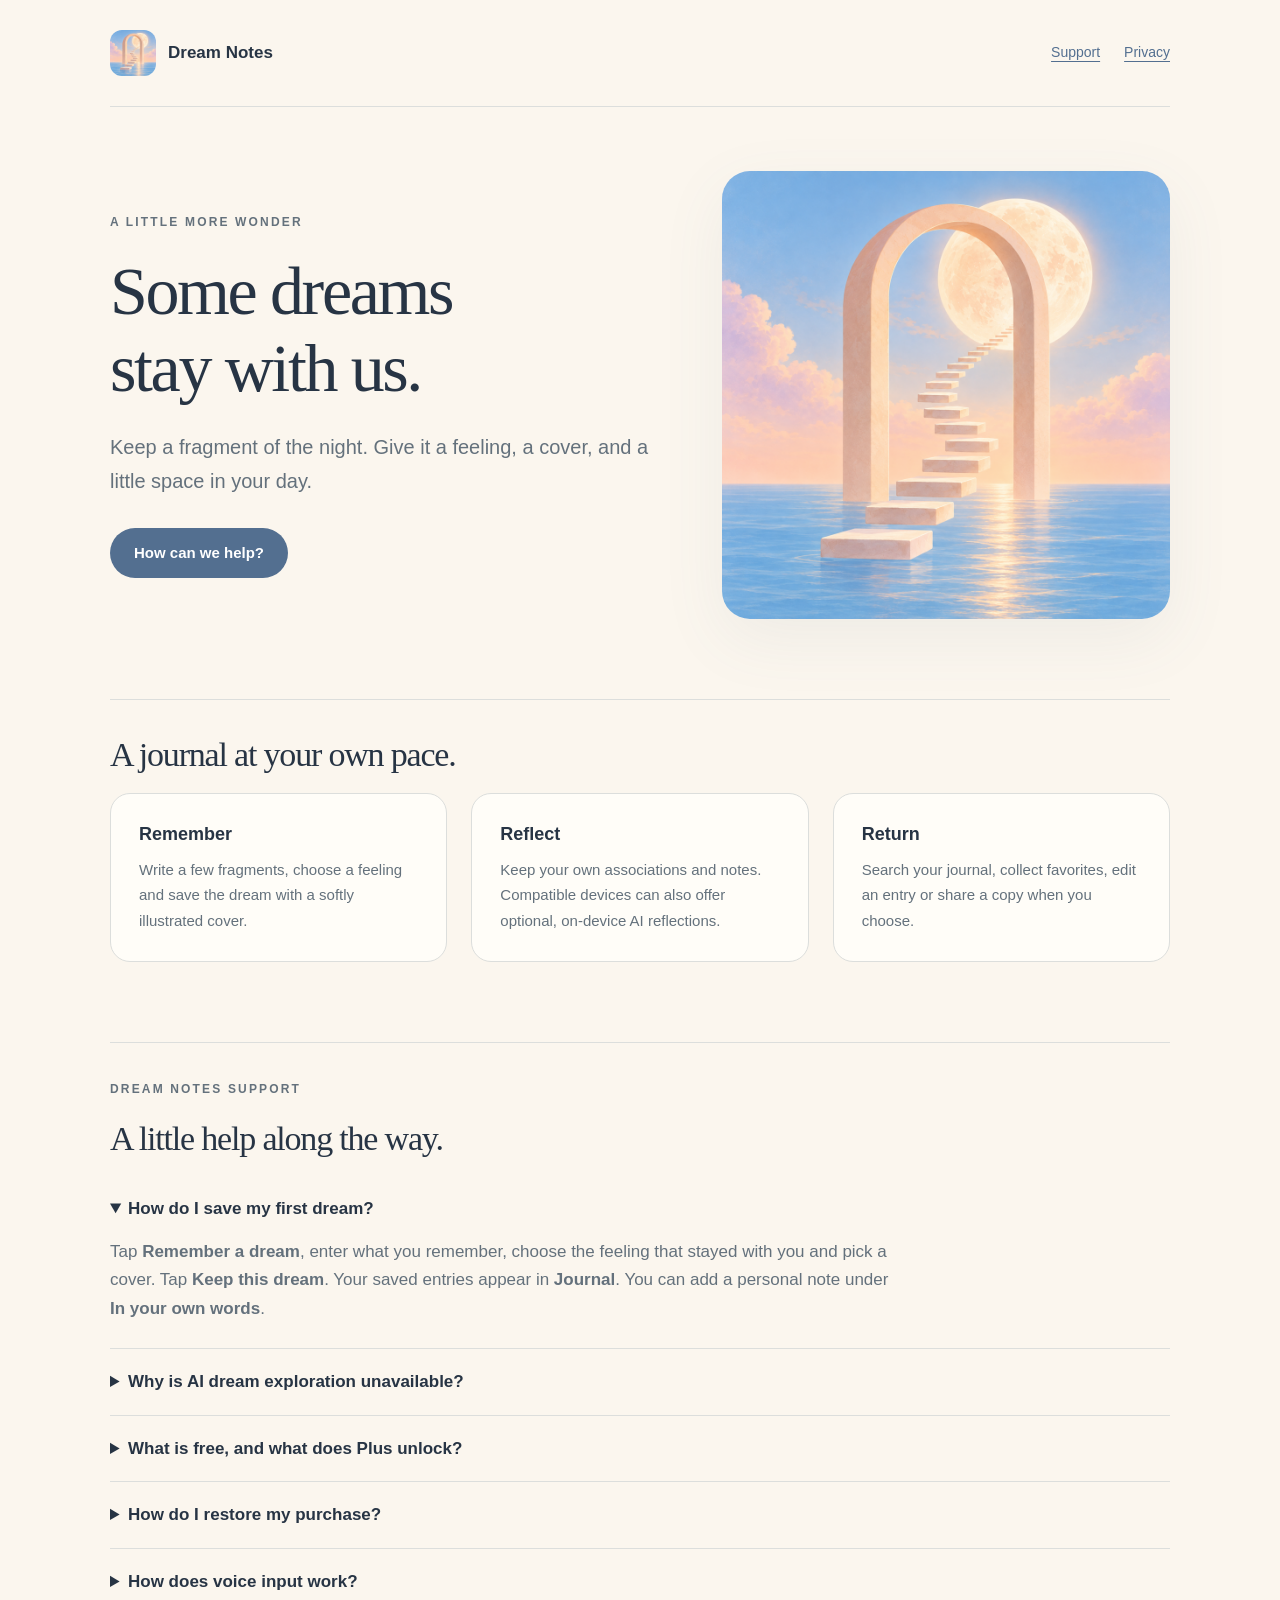
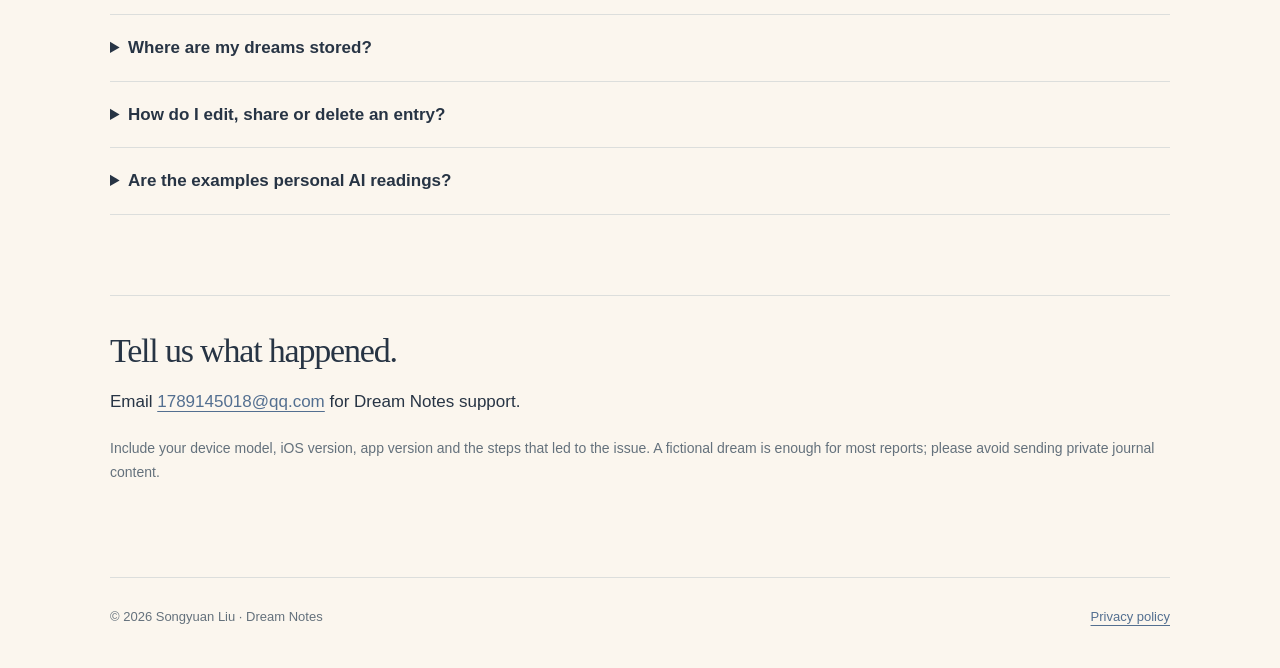
<file: index.html>
<!doctype html>
<html lang="en">
<head><meta charset="utf-8"><meta name="viewport" content="width=device-width,initial-scale=1"><title>Dream Notes — Support</title><meta name="description" content="Support for Dream Notes, a quiet dream journal with optional on-device reflection."><link rel="icon" href="icon.png"><link rel="stylesheet" href="styles.css"></head>
<body>
<header><a class="brand" href="./"><img src="icon.png" width="46" height="46" alt="">Dream Notes</a><nav aria-label="Main"><a href="#support">Support</a><a href="privacy.html">Privacy</a></nav></header>
<main>
<section class="hero"><div><p class="eyebrow">A little more wonder</p><h1>Some dreams<br>stay with us.</h1><p class="lead">Keep a fragment of the night. Give it a feeling, a cover, and a little space in your day.</p><a class="pill" href="#support">How can we help?</a></div><img class="art" src="icon.png" alt="A peach archway and floating stairs above a blue sea, leading toward a warm moon." width="1024" height="1024"></section>
<section class="section" aria-labelledby="experience"><h2 id="experience">A journal at your own pace.</h2><div class="grid"><article class="card"><h3>Remember</h3><p>Write a few fragments, choose a feeling and save the dream with a softly illustrated cover.</p></article><article class="card"><h3>Reflect</h3><p>Keep your own associations and notes. Compatible devices can also offer optional, on-device AI reflections.</p></article><article class="card"><h3>Return</h3><p>Search your journal, collect favorites, edit an entry or share a copy when you choose.</p></article></div></section>
<section id="support" class="section" aria-labelledby="help"><p class="eyebrow">Dream Notes support</p><h2 id="help">A little help along the way.</h2>
<details open><summary>How do I save my first dream?</summary><p>Tap <strong>Remember a dream</strong>, enter what you remember, choose the feeling that stayed with you and pick a cover. Tap <strong>Keep this dream</strong>. Your saved entries appear in <strong>Journal</strong>. You can add a personal note under <strong>In your own words</strong>.</p></details>
<details><summary>Why is AI dream exploration unavailable?</summary><p>Optional AI reflection uses Apple's on-device model. It requires iOS 26 or later, a compatible device, Apple Intelligence enabled and the model available. Availability can also depend on system settings, language and region. Open <strong>You</strong> and tap <strong>Refresh availability</strong> for the app's current explanation. Writing, saving, searching and editing dreams remain available on iOS 17 or later. Version 1.0 does not connect to a cloud AI service.</p></details>
<details><summary>What is free, and what does Plus unlock?</summary><p>Recording dreams, personal notes, search, favorites, sharing, deletion and reading saved reflections stay free. Build 2 includes three complimentary successful on-device AI explorations, with no payment details or automatic renewal. Failed or cancelled explorations do not count. Dream Notes Plus is an optional one-time purchase for more on-device explorations. The app displays your App Store price before purchase. Plus does not include cloud services or custom image generation.</p></details>
<details><summary>How do I restore my purchase?</summary><p>Open <strong>You &gt; Explore Dream Notes Plus</strong> (or <strong>View Plus &amp; restore purchases</strong>) and tap <strong>Restore purchases</strong>, using the Apple Account that bought Plus. Apple Intelligence must be supported, enabled and ready to generate reflections. Your journal is stored separately on each device; restoring Plus does not restore dream entries. For payment or refund requests, use <a href="https://reportaproblem.apple.com/">Apple purchase support</a>.</p></details>
<details><summary>How does voice input work?</summary><p>Tap <strong>Speak your dream</strong> to start optional English dictation. The app asks for microphone and speech-recognition permission and requires on-device recognition. If permission is denied or on-device recognition is unavailable, continue typing. You can edit the transcript before saving. Dream Notes does not retain the recording.</p></details>
<details><summary>Where are my dreams stored?</summary><p>Dreams, drafts, reflections and notes are stored in the app's private storage on your device. There is no Dream Notes account or journal-sync service in version 1.0. iOS device backups may include your journal according to your system settings. Read the <a href="privacy.html">privacy policy</a> for details.</p></details>
<details><summary>How do I edit, share or delete an entry?</summary><p>Open a saved dream and use its <strong>Dream actions</strong> menu. Sharing opens the system share sheet, where you choose a destination. To remove the entire journal and unfinished draft, open <strong>You</strong> and choose <strong>Delete all dreams and drafts</strong>. Confirming deletion removes those records from the app and cannot be undone there.</p></details>
<details><summary>Are the examples personal AI readings?</summary><p>No. The three labeled fictional examples show how the experience works. They are separate from your journal and are not live AI results. Optional generated reflections are possibilities and questions, not predictions, diagnoses or verified facts about you.</p></details>
</section>
<section class="section" aria-labelledby="contact"><h2 id="contact">Tell us what happened.</h2><p>Email <a href="mailto:1789145018@qq.com?subject=Dream%20Notes%20support">1789145018@qq.com</a> for Dream Notes support.</p><p class="note">Include your device model, iOS version, app version and the steps that led to the issue. A fictional dream is enough for most reports; please avoid sending private journal content.</p></section>
</main><footer><span>© 2026 Songyuan Liu · Dream Notes</span><a href="privacy.html">Privacy policy</a></footer>
</body></html>
</file>
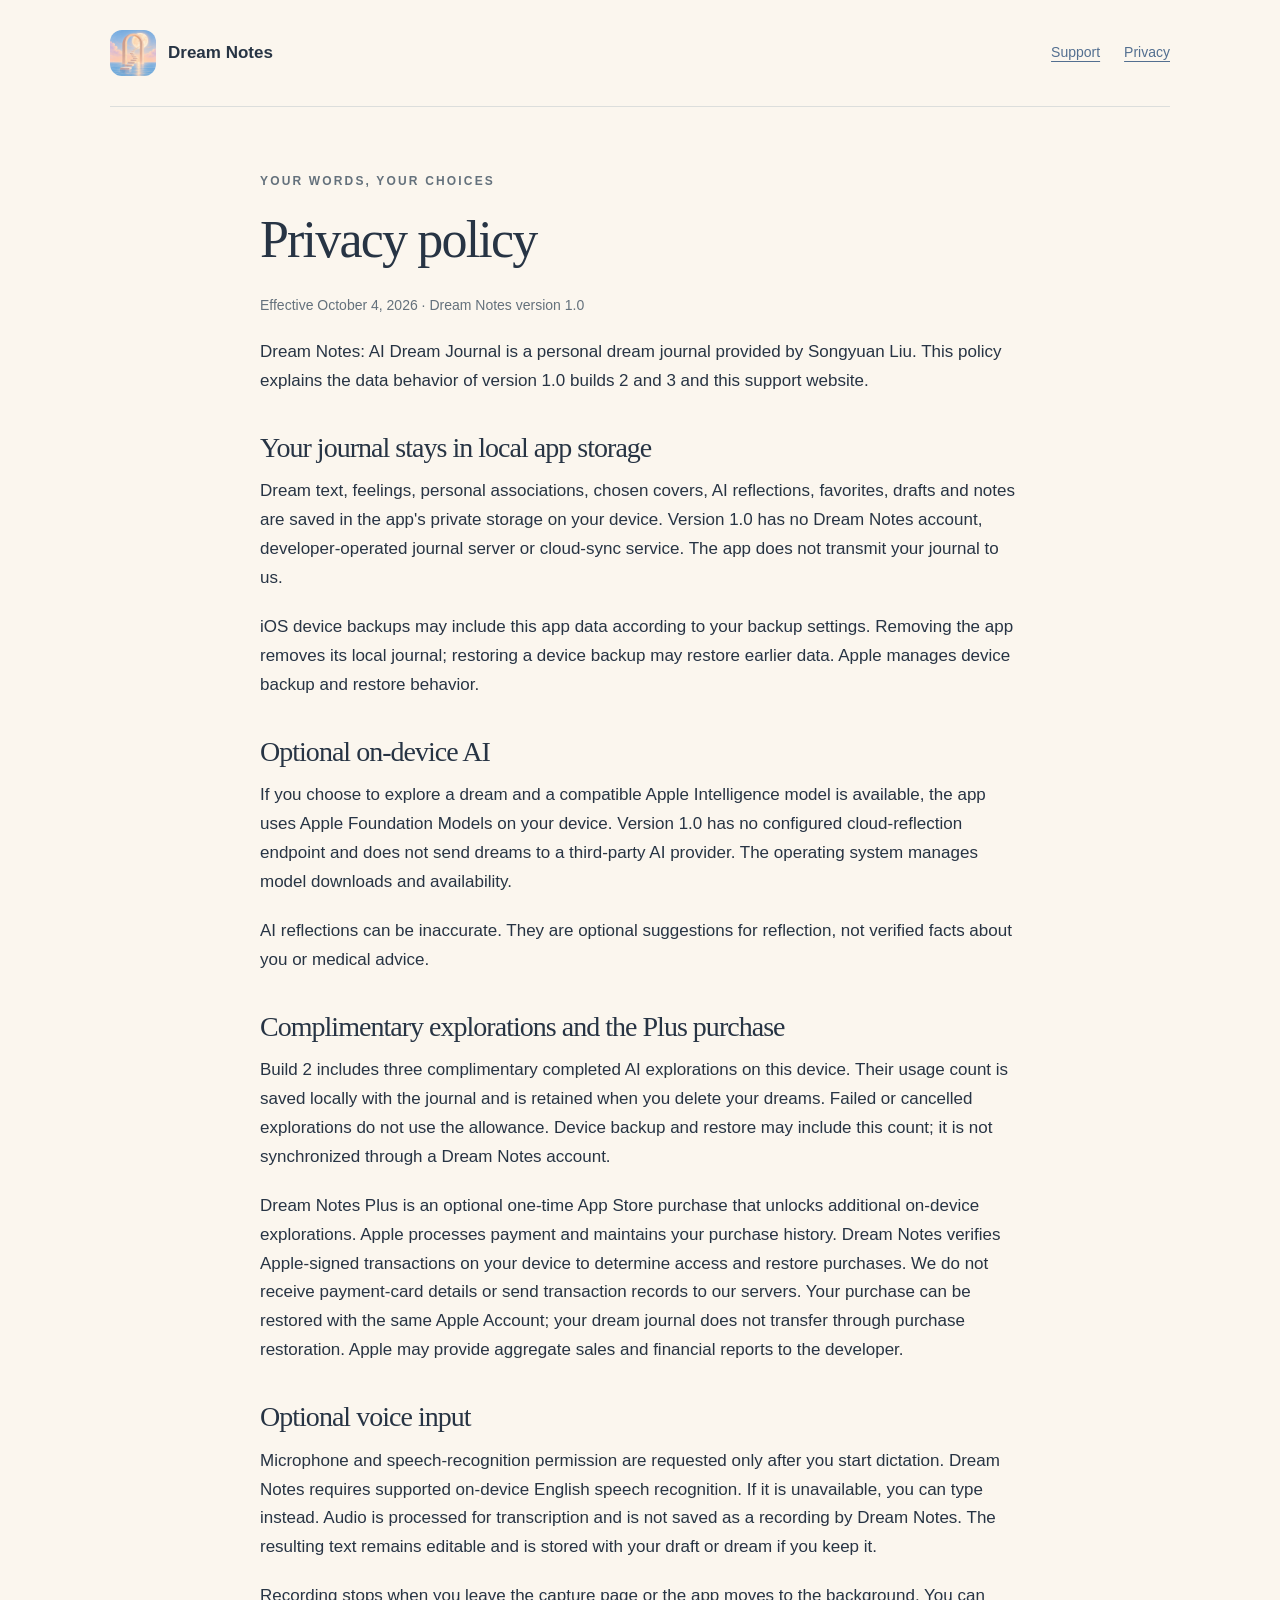
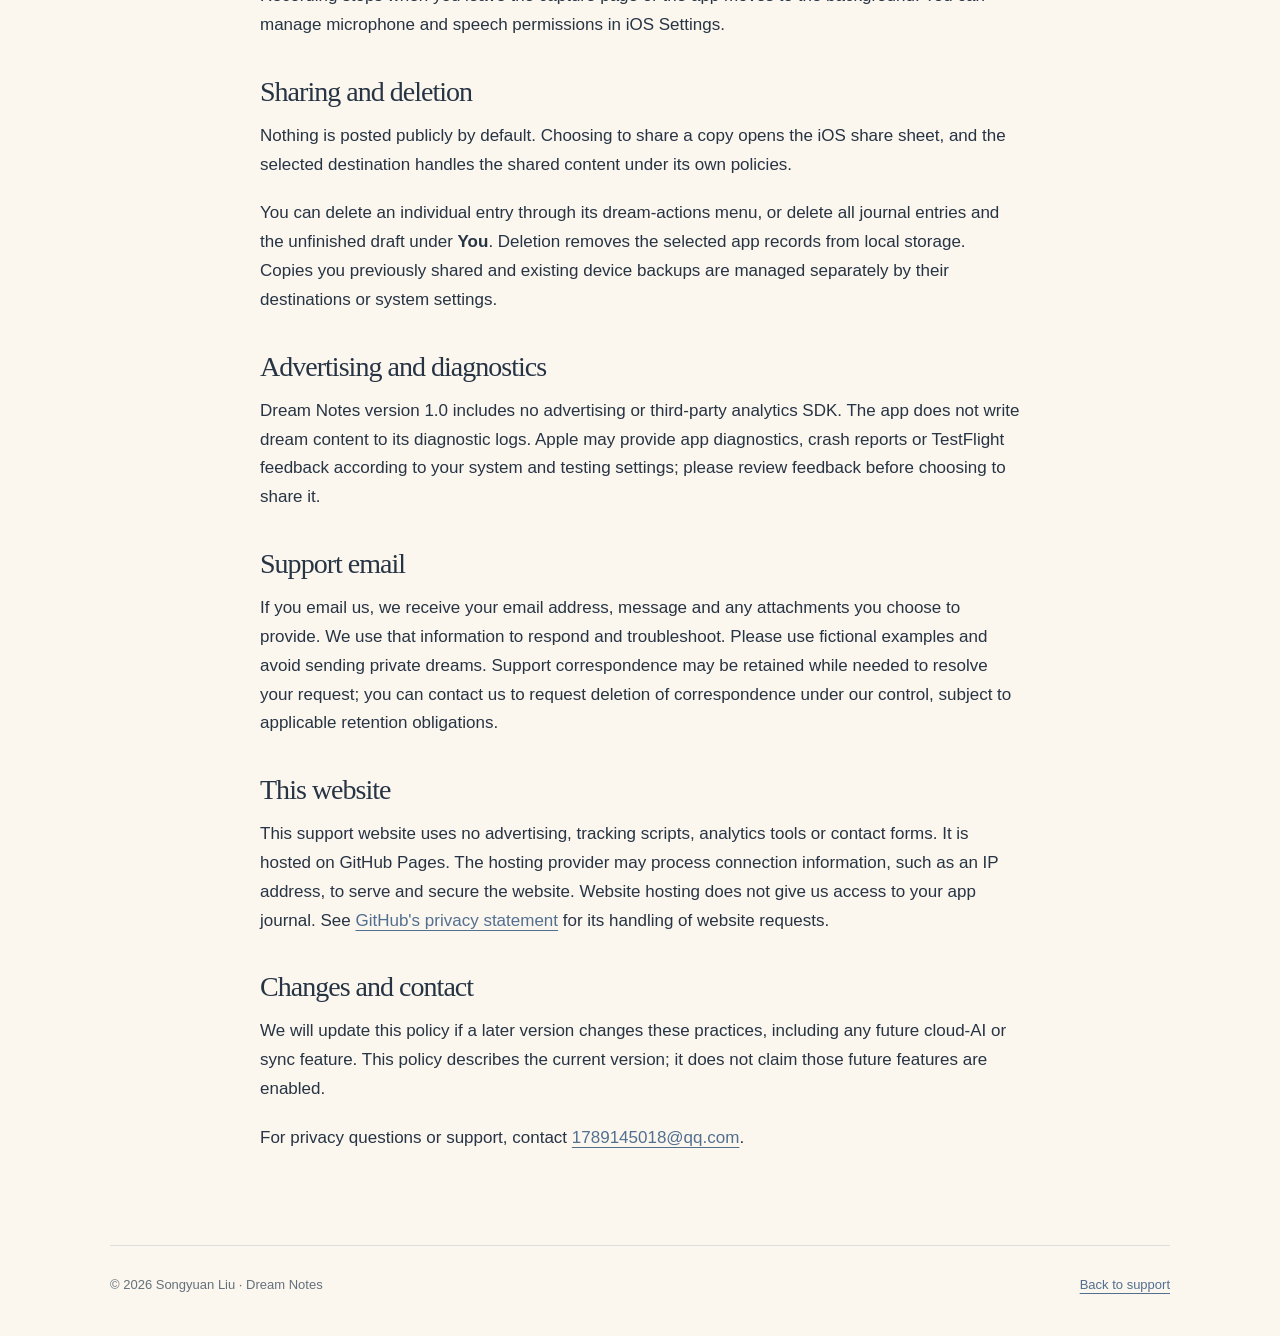
<file: privacy.html>
<!doctype html>
<html lang="en">
<head><meta charset="utf-8"><meta name="viewport" content="width=device-width,initial-scale=1"><title>Dream Notes — Privacy Policy</title><meta name="description" content="How Dream Notes version 1.0 handles your journal, optional on-device AI, dictation and support requests."><link rel="icon" href="icon.png"><link rel="stylesheet" href="styles.css"></head>
<body><header><a class="brand" href="./"><img src="icon.png" width="46" height="46" alt="">Dream Notes</a><nav aria-label="Main"><a href="./#support">Support</a><a href="privacy.html" aria-current="page">Privacy</a></nav></header>
<main class="reading"><p class="eyebrow">Your words, your choices</p><h1>Privacy policy</h1><p class="note">Effective October 4, 2026 · Dream Notes version 1.0</p>
<p>Dream Notes: AI Dream Journal is a personal dream journal provided by Songyuan Liu. This policy explains the data behavior of version 1.0 builds 2 and 3 and this support website.</p>
<h2>Your journal stays in local app storage</h2><p>Dream text, feelings, personal associations, chosen covers, AI reflections, favorites, drafts and notes are saved in the app's private storage on your device. Version 1.0 has no Dream Notes account, developer-operated journal server or cloud-sync service. The app does not transmit your journal to us.</p><p>iOS device backups may include this app data according to your backup settings. Removing the app removes its local journal; restoring a device backup may restore earlier data. Apple manages device backup and restore behavior.</p>
<h2>Optional on-device AI</h2><p>If you choose to explore a dream and a compatible Apple Intelligence model is available, the app uses Apple Foundation Models on your device. Version 1.0 has no configured cloud-reflection endpoint and does not send dreams to a third-party AI provider. The operating system manages model downloads and availability.</p><p>AI reflections can be inaccurate. They are optional suggestions for reflection, not verified facts about you or medical advice.</p>
<h2>Complimentary explorations and the Plus purchase</h2><p>Build 2 includes three complimentary completed AI explorations on this device. Their usage count is saved locally with the journal and is retained when you delete your dreams. Failed or cancelled explorations do not use the allowance. Device backup and restore may include this count; it is not synchronized through a Dream Notes account.</p><p>Dream Notes Plus is an optional one-time App Store purchase that unlocks additional on-device explorations. Apple processes payment and maintains your purchase history. Dream Notes verifies Apple-signed transactions on your device to determine access and restore purchases. We do not receive payment-card details or send transaction records to our servers. Your purchase can be restored with the same Apple Account; your dream journal does not transfer through purchase restoration. Apple may provide aggregate sales and financial reports to the developer.</p>
<h2>Optional voice input</h2><p>Microphone and speech-recognition permission are requested only after you start dictation. Dream Notes requires supported on-device English speech recognition. If it is unavailable, you can type instead. Audio is processed for transcription and is not saved as a recording by Dream Notes. The resulting text remains editable and is stored with your draft or dream if you keep it.</p><p>Recording stops when you leave the capture page or the app moves to the background. You can manage microphone and speech permissions in iOS Settings.</p>
<h2>Sharing and deletion</h2><p>Nothing is posted publicly by default. Choosing to share a copy opens the iOS share sheet, and the selected destination handles the shared content under its own policies.</p><p>You can delete an individual entry through its dream-actions menu, or delete all journal entries and the unfinished draft under <strong>You</strong>. Deletion removes the selected app records from local storage. Copies you previously shared and existing device backups are managed separately by their destinations or system settings.</p>
<h2>Advertising and diagnostics</h2><p>Dream Notes version 1.0 includes no advertising or third-party analytics SDK. The app does not write dream content to its diagnostic logs. Apple may provide app diagnostics, crash reports or TestFlight feedback according to your system and testing settings; please review feedback before choosing to share it.</p>
<h2>Support email</h2><p>If you email us, we receive your email address, message and any attachments you choose to provide. We use that information to respond and troubleshoot. Please use fictional examples and avoid sending private dreams. Support correspondence may be retained while needed to resolve your request; you can contact us to request deletion of correspondence under our control, subject to applicable retention obligations.</p>
<h2>This website</h2><p>This support website uses no advertising, tracking scripts, analytics tools or contact forms. It is hosted on GitHub Pages. The hosting provider may process connection information, such as an IP address, to serve and secure the website. Website hosting does not give us access to your app journal. See <a href="https://docs.github.com/en/site-policy/privacy-policies/github-general-privacy-statement">GitHub's privacy statement</a> for its handling of website requests.</p>
<h2>Changes and contact</h2><p>We will update this policy if a later version changes these practices, including any future cloud-AI or sync feature. This policy describes the current version; it does not claim those future features are enabled.</p><p>For privacy questions or support, contact <a href="mailto:1789145018@qq.com?subject=Dream%20Notes%20privacy">1789145018@qq.com</a>.</p>
</main><footer><span>© 2026 Songyuan Liu · Dream Notes</span><a href="./">Back to support</a></footer></body></html>
</file>
<file: styles.css>
:root{color-scheme:light;--paper:#fbf6ee;--ink:#273444;--muted:#64717c;--blue:#536f90;--line:#dcdedc;--card:#fffdf8}*{box-sizing:border-box}body{margin:0;background:var(--paper);color:var(--ink);font:17px/1.7 -apple-system,BlinkMacSystemFont,"Segoe UI",sans-serif}a{color:var(--blue);text-underline-offset:4px}a:hover{text-decoration-thickness:2px}a:focus-visible,summary:focus-visible{outline:3px solid #d79770;outline-offset:5px;border-radius:3px}header,main,footer{width:min(1060px,calc(100% - 48px));margin:auto}header{display:flex;align-items:center;justify-content:space-between;gap:24px;padding:30px 0;border-bottom:1px solid var(--line)}.brand{display:flex;align-items:center;gap:12px;color:var(--ink);font-weight:650;text-decoration:none}.brand img{width:46px;height:46px;border-radius:12px}nav{display:flex;gap:24px;font-size:14px}main{padding:64px 0 72px}.hero{display:grid;grid-template-columns:1.1fr .9fr;gap:64px;align-items:center}.eyebrow{font-size:12px;font-weight:650;letter-spacing:.18em;text-transform:uppercase;color:var(--muted)}h1,h2{font-family:Georgia,"Times New Roman",serif;font-weight:400;letter-spacing:-.035em;line-height:1.13}h1{font-size:clamp(42px,5.5vw,68px);margin:20px 0 24px}h2{font-size:34px;margin:0 0 18px}h3{font-size:18px;line-height:1.4;margin:0 0 10px}p{margin:0 0 20px}.lead{font-size:20px;color:var(--muted);max-width:580px}.art{width:100%;height:auto;aspect-ratio:1;object-fit:cover;border-radius:28px;box-shadow:0 20px 65px #536f9014}.pill{display:inline-block;background:var(--blue);color:white;border-radius:100px;padding:12px 24px;text-decoration:none;font-weight:600;font-size:15px;margin-top:10px}.section{margin-top:80px;padding-top:36px;border-top:1px solid var(--line)}.grid{display:grid;grid-template-columns:repeat(3,1fr);gap:24px}.card{padding:28px;border:1px solid var(--line);border-radius:20px;background:var(--card)}.card p{margin:0;color:var(--muted);font-size:15px}details{padding:20px 0;border-bottom:1px solid var(--line)}summary{cursor:pointer;font-weight:600;line-height:1.5}details p{margin:16px 0 4px;max-width:790px;color:var(--muted)}.note{font-size:14px;color:var(--muted)}.reading{max-width:760px}.reading h1{font-size:52px}.reading h2{font-size:28px;margin:36px 0 14px}.reading ul{padding-left:24px}.reading li{margin-bottom:8px}footer{padding:28px 0 40px;border-top:1px solid var(--line);display:flex;justify-content:space-between;gap:20px;font-size:13px;color:var(--muted)}@media(max-width:700px){header,main,footer{width:calc(100% - 36px)}header{padding:22px 0;gap:15px}nav{gap:16px}.hero{grid-template-columns:1fr;gap:32px}.art{max-height:430px}.grid{grid-template-columns:1fr}.section{margin-top:48px}.reading h1{font-size:42px}main{padding:42px 0 50px}footer{flex-direction:column;gap:8px}}
</file>
